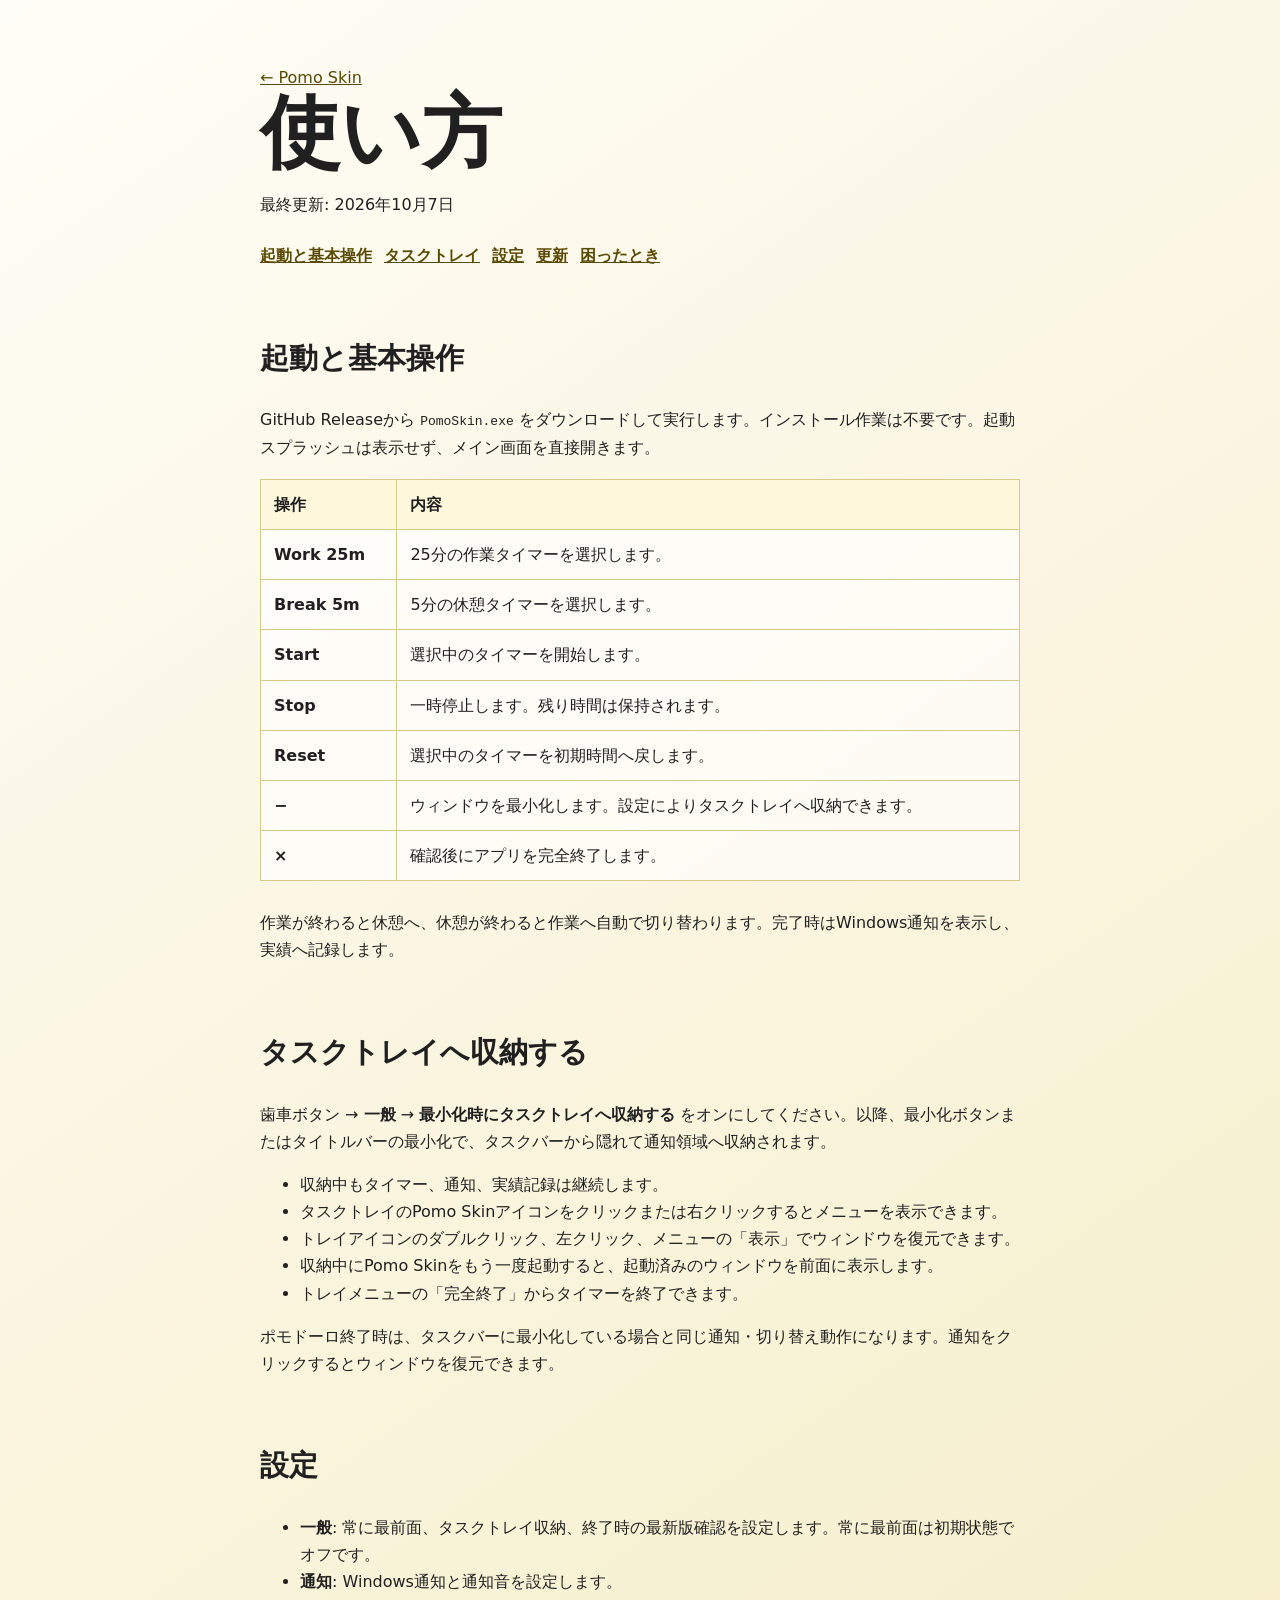
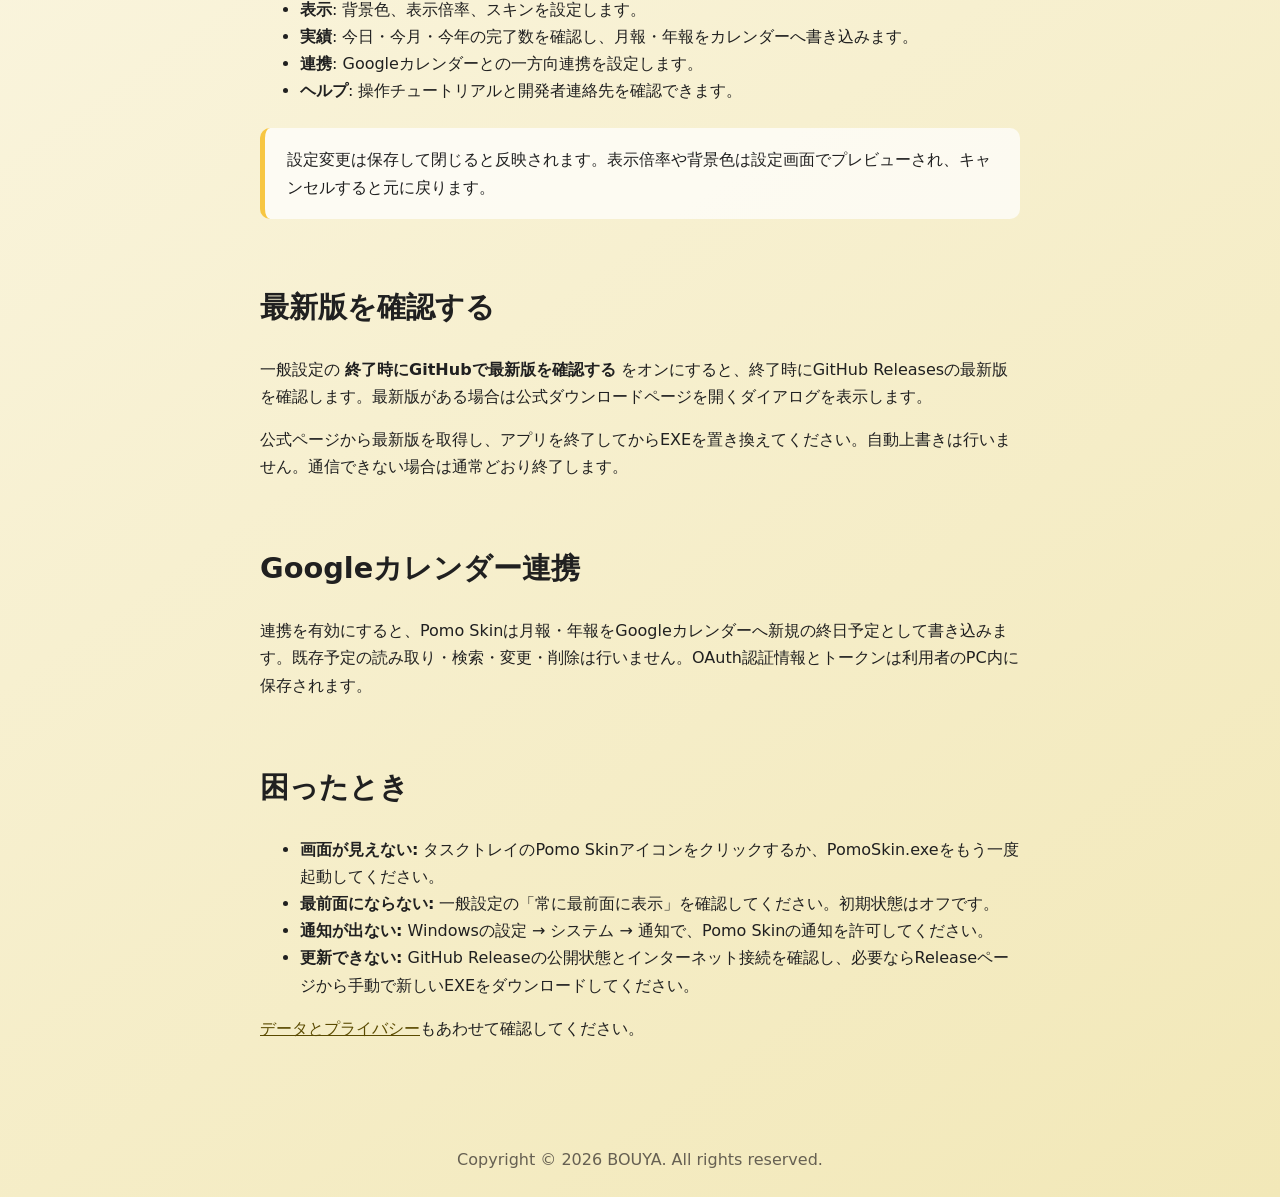
<file: docs/manual.html>
<!doctype html>
<html lang="ja">
<head>
  <meta charset="utf-8">
  <meta name="viewport" content="width=device-width, initial-scale=1">
  <meta name="description" content="Pomo Skinの使い方・設定・トラブルシューティング">
  <title>使い方 | Pomo Skin</title>
  <link rel="stylesheet" href="styles.css">
</head>
<body>
  <main class="document">
    <a href="index.html">← Pomo Skin</a>
    <h1>使い方</h1>
    <p>最終更新: 2026年10月7日</p>

    <nav class="manual-nav" aria-label="説明書内リンク">
      <a href="#start">起動と基本操作</a>
      <a href="#tray">タスクトレイ</a>
      <a href="#settings">設定</a>
      <a href="#updates">更新</a>
      <a href="#troubleshooting">困ったとき</a>
    </nav>

    <h2 id="start">起動と基本操作</h2>
    <p>GitHub Releaseから <code>PomoSkin.exe</code> をダウンロードして実行します。インストール作業は不要です。起動スプラッシュは表示せず、メイン画面を直接開きます。</p>

    <table class="manual-table">
      <thead><tr><th>操作</th><th>内容</th></tr></thead>
      <tbody>
        <tr><td><strong>Work 25m</strong></td><td>25分の作業タイマーを選択します。</td></tr>
        <tr><td><strong>Break 5m</strong></td><td>5分の休憩タイマーを選択します。</td></tr>
        <tr><td><strong>Start</strong></td><td>選択中のタイマーを開始します。</td></tr>
        <tr><td><strong>Stop</strong></td><td>一時停止します。残り時間は保持されます。</td></tr>
        <tr><td><strong>Reset</strong></td><td>選択中のタイマーを初期時間へ戻します。</td></tr>
        <tr><td><strong>−</strong></td><td>ウィンドウを最小化します。設定によりタスクトレイへ収納できます。</td></tr>
        <tr><td><strong>×</strong></td><td>確認後にアプリを完全終了します。</td></tr>
      </tbody>
    </table>
    <p>作業が終わると休憩へ、休憩が終わると作業へ自動で切り替わります。完了時はWindows通知を表示し、実績へ記録します。</p>

    <h2 id="tray">タスクトレイへ収納する</h2>
    <p>歯車ボタン → <strong>一般</strong> → <strong>最小化時にタスクトレイへ収納する</strong> をオンにしてください。以降、最小化ボタンまたはタイトルバーの最小化で、タスクバーから隠れて通知領域へ収納されます。</p>
    <ul>
      <li>収納中もタイマー、通知、実績記録は継続します。</li>
      <li>タスクトレイのPomo Skinアイコンをクリックまたは右クリックするとメニューを表示できます。</li>
      <li>トレイアイコンのダブルクリック、左クリック、メニューの「表示」でウィンドウを復元できます。</li>
      <li>収納中にPomo Skinをもう一度起動すると、起動済みのウィンドウを前面に表示します。</li>
      <li>トレイメニューの「完全終了」からタイマーを終了できます。</li>
    </ul>
    <p>ポモドーロ終了時は、タスクバーに最小化している場合と同じ通知・切り替え動作になります。通知をクリックするとウィンドウを復元できます。</p>

    <h2 id="settings">設定</h2>
    <ul>
      <li><strong>一般</strong>: 常に最前面、タスクトレイ収納、終了時の最新版確認を設定します。常に最前面は初期状態でオフです。</li>
      <li><strong>通知</strong>: Windows通知と通知音を設定します。</li>
      <li><strong>表示</strong>: 背景色、表示倍率、スキンを設定します。</li>
      <li><strong>実績</strong>: 今日・今月・今年の完了数を確認し、月報・年報をカレンダーへ書き込みます。</li>
      <li><strong>連携</strong>: Googleカレンダーとの一方向連携を設定します。</li>
      <li><strong>ヘルプ</strong>: 操作チュートリアルと開発者連絡先を確認できます。</li>
    </ul>
    <div class="manual-note">設定変更は保存して閉じると反映されます。表示倍率や背景色は設定画面でプレビューされ、キャンセルすると元に戻ります。</div>

    <h2 id="updates">最新版を確認する</h2>
    <p>一般設定の <strong>終了時にGitHubで最新版を確認する</strong> をオンにすると、終了時にGitHub Releasesの最新版を確認します。最新版がある場合は公式ダウンロードページを開くダイアログを表示します。</p>
    <p>公式ページから最新版を取得し、アプリを終了してからEXEを置き換えてください。自動上書きは行いません。通信できない場合は通常どおり終了します。</p>

    <h2 id="calendar">Googleカレンダー連携</h2>
    <p>連携を有効にすると、Pomo Skinは月報・年報をGoogleカレンダーへ新規の終日予定として書き込みます。既存予定の読み取り・検索・変更・削除は行いません。OAuth認証情報とトークンは利用者のPC内に保存されます。</p>

    <h2 id="troubleshooting">困ったとき</h2>
    <ul>
      <li><strong>画面が見えない:</strong> タスクトレイのPomo Skinアイコンをクリックするか、PomoSkin.exeをもう一度起動してください。</li>
      <li><strong>最前面にならない:</strong> 一般設定の「常に最前面に表示」を確認してください。初期状態はオフです。</li>
      <li><strong>通知が出ない:</strong> Windowsの設定 → システム → 通知で、Pomo Skinの通知を許可してください。</li>
      <li><strong>更新できない:</strong> GitHub Releaseの公開状態とインターネット接続を確認し、必要ならReleaseページから手動で新しいEXEをダウンロードしてください。</li>
    </ul>

    <p><a href="privacy.html">データとプライバシー</a>もあわせて確認してください。</p>
  </main>
  <footer>Copyright © 2026 BOUYA. All rights reserved.</footer>
</body>
</html>
</file>
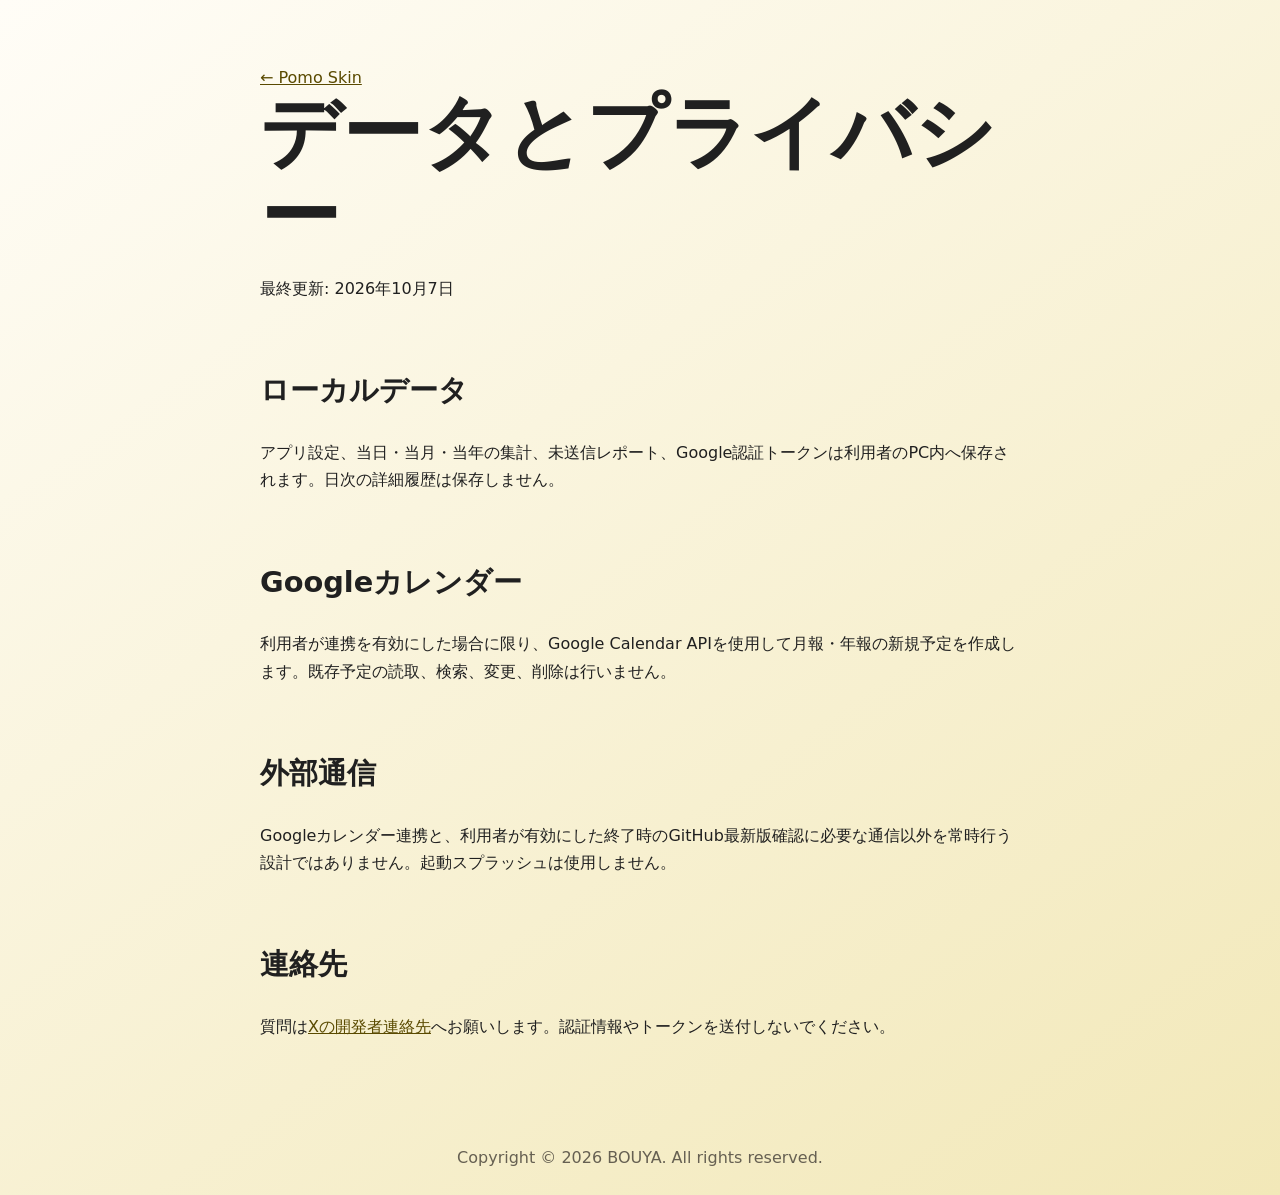
<file: docs/privacy.html>
<!doctype html>
<html lang="ja">
<head>
  <meta charset="utf-8">
  <meta name="viewport" content="width=device-width, initial-scale=1">
  <meta name="description" content="Pomo Skinのデータとプライバシー">
  <title>プライバシー | Pomo Skin</title>
  <link rel="stylesheet" href="styles.css">
</head>
<body>
  <main class="document">
    <a href="index.html">← Pomo Skin</a>
    <h1>データとプライバシー</h1>
    <p>最終更新: 2026年10月7日</p>

    <h2>ローカルデータ</h2>
    <p>アプリ設定、当日・当月・当年の集計、未送信レポート、Google認証トークンは利用者のPC内へ保存されます。日次の詳細履歴は保存しません。</p>

    <h2>Googleカレンダー</h2>
    <p>利用者が連携を有効にした場合に限り、Google Calendar APIを使用して月報・年報の新規予定を作成します。既存予定の読取、検索、変更、削除は行いません。</p>

    <h2>外部通信</h2>
    <p>Googleカレンダー連携と、利用者が有効にした終了時のGitHub最新版確認に必要な通信以外を常時行う設計ではありません。起動スプラッシュは使用しません。</p>

    <h2>連絡先</h2>
    <p>質問は<a href="https://x.com/xbouyax">Xの開発者連絡先</a>へお願いします。認証情報やトークンを送付しないでください。</p>
  </main>
  <footer>Copyright © 2026 BOUYA. All rights reserved.</footer>
</body>
</html>
</file>
<file: docs/styles.css>
:root {
  color-scheme: light;
  --cream: #f2e8b8;
  --yellow: #f7c642;
  --ink: #202020;
  --muted: #666052;
  --paper: #fffdf5;
  --line: #d8c986;
}

* { box-sizing: border-box; }

body {
  margin: 0;
  color: var(--ink);
  background: linear-gradient(145deg, #fffdf7, var(--cream));
  font-family: "Yu Gothic UI", "Noto Sans JP", system-ui, sans-serif;
  line-height: 1.7;
}

main {
  width: min(960px, calc(100% - 32px));
  margin: 0 auto;
  padding: 64px 0;
}

.hero {
  display: flex;
  align-items: center;
  gap: 36px;
  min-height: 360px;
}

.hero img {
  border-radius: 30px;
  box-shadow: 0 18px 45px rgba(62, 51, 16, .18);
}

h1 { margin: 0; font-size: clamp(2.5rem, 7vw, 5rem); line-height: 1.05; }
h2 { margin-top: 64px; font-size: 1.8rem; }
h3 { margin-top: 0; }
.eyebrow { color: var(--muted); font-weight: 700; letter-spacing: .12em; text-transform: uppercase; }
.lead { max-width: 620px; font-size: 1.2rem; }

.download-card {
  display: flex;
  align-items: center;
  justify-content: space-between;
  gap: 28px;
  margin-top: 28px;
  padding: 30px;
  background: rgba(255, 255, 255, .86);
  border: 2px solid var(--yellow);
  border-radius: 22px;
  box-shadow: 0 12px 30px rgba(62, 51, 16, .12);
}

.download-card h2 { margin: 0 0 8px; }
.download-card p { margin-bottom: 0; }

.download-actions {
  display: flex;
  flex-wrap: wrap;
  flex-shrink: 0;
  gap: 10px;
}

.button {
  display: inline-flex;
  align-items: center;
  justify-content: center;
  min-height: 46px;
  padding: 10px 18px;
  border-radius: 10px;
  font-weight: 700;
  text-decoration: none;
}

.button-primary { color: white; background: var(--ink); }
.button-primary:hover { background: #403b2f; }
.button-secondary { color: var(--ink); background: #fff8dc; border: 1px solid var(--line); }
.button-secondary:hover { background: #ffefb5; }
.button[aria-disabled="true"] { color: #8b8778; background: #e9e6da; border-color: #d4d0c2; pointer-events: none; }

.download-status { margin-top: 18px; color: var(--muted); font-size: .92rem; }

.grid {
  display: grid;
  grid-template-columns: repeat(2, minmax(0, 1fr));
  gap: 18px;
}

article {
  padding: 24px;
  background: rgba(255, 255, 255, .72);
  border: 1px solid var(--line);
  border-radius: 18px;
}

.actions { display: flex; flex-wrap: wrap; gap: 12px; margin-top: 56px; }
.actions a {
  padding: 11px 18px;
  color: white;
  background: var(--ink);
  border-radius: 10px;
  text-decoration: none;
}

a { color: #5a4a00; }
.document { max-width: 760px; min-height: calc(100vh - 100px); }
.manual-nav { display: flex; flex-wrap: wrap; gap: 12px; margin: 24px 0 48px; }
.manual-nav a { font-weight: 700; }
.manual-note {
  margin: 24px 0;
  padding: 18px 22px;
  background: rgba(255, 255, 255, .72);
  border-left: 5px solid var(--yellow);
  border-radius: 10px;
}
.manual-table {
  width: 100%;
  border-collapse: collapse;
  margin: 18px 0 28px;
  background: rgba(255, 255, 255, .68);
}
.manual-table th, .manual-table td { padding: 11px 13px; border: 1px solid var(--line); text-align: left; vertical-align: top; }
.manual-table th { background: #fff8dc; }
kbd { padding: 2px 7px; border: 1px solid var(--line); border-radius: 5px; background: #fffdf5; font-family: inherit; }
footer { padding: 24px; color: var(--muted); text-align: center; }

@media (max-width: 640px) {
  main { padding-top: 36px; }
  .hero { align-items: flex-start; flex-direction: column; gap: 24px; }
  .hero img { width: 112px; height: 112px; }
  .grid { grid-template-columns: 1fr; }
  .download-card { align-items: flex-start; flex-direction: column; padding: 24px; }
  .download-actions { width: 100%; }
  .button { flex: 1 1 100%; }
}
</file>
